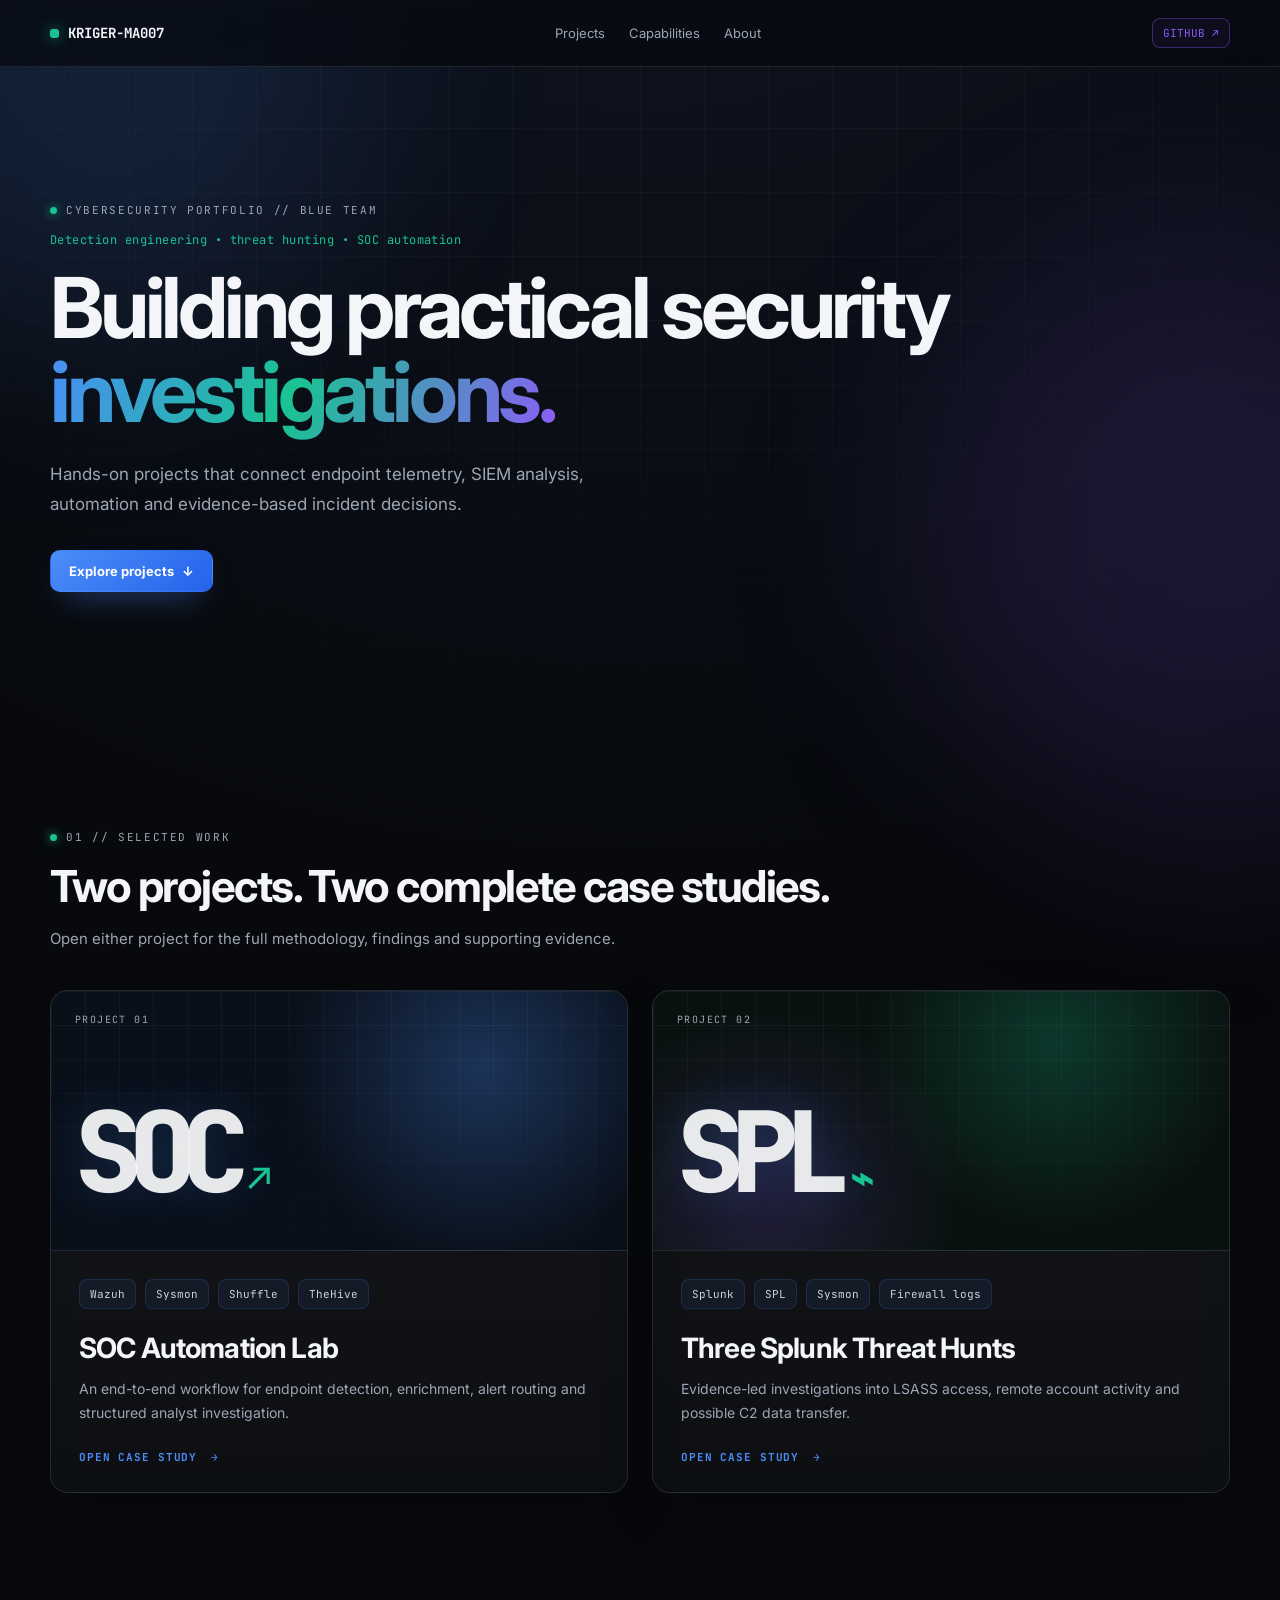
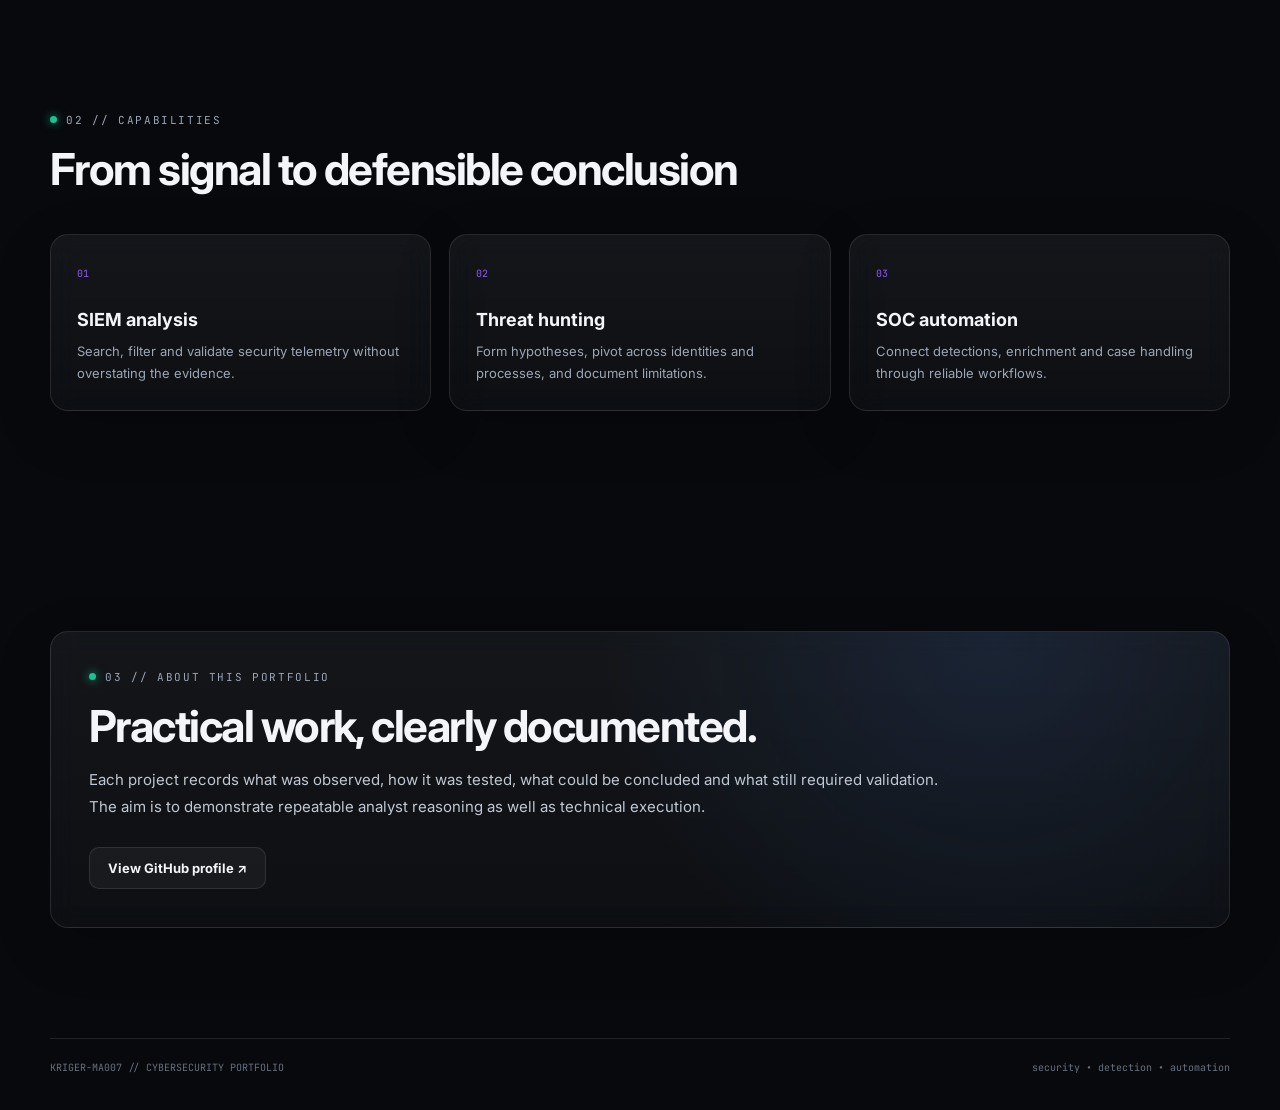
<file: index.html>
<!doctype html>
<html lang="en">
<head>
  <meta charset="utf-8" />
  <meta name="viewport" content="width=device-width, initial-scale=1" />
  <meta name="description" content="Cybersecurity portfolio featuring SOC automation and Splunk threat-hunting case studies." />
  <title>Cybersecurity Projects — KRIGER-MA007</title>
  <link rel="preconnect" href="https://fonts.googleapis.com">
  <link rel="preconnect" href="https://fonts.gstatic.com" crossorigin>
  <link href="https://fonts.googleapis.com/css2?family=Inter:wght@400;500;600;700;800&family=JetBrains+Mono:wght@400;500;600;700&display=swap" rel="stylesheet">
  <link rel="stylesheet" href="style.css" />
</head>
<body class="portfolio-home">
  <div class="bg-grid"></div><div class="orb orb-a"></div><div class="orb orb-b"></div>
  <div class="cursor-glow" id="cursorGlow"></div><div class="scroll-progress" id="scrollProgress"></div>

  <nav class="nav">
    <div class="container nav-inner">
      <a class="brand" href="index.html"><span class="brand-dot"></span><span>KRIGER-MA007</span></a>
      <div class="nav-links"><a href="#projects">Projects</a><a href="#capabilities">Capabilities</a><a href="#about">About</a></div>
      <a class="nav-chip mono" href="https://github.com/KRIGER-MA007" target="_blank" rel="noopener">GITHUB ↗</a>
    </div>
  </nav>

  <main id="top">
    <header class="portfolio-hero container">
      <div class="eyebrow">CYBERSECURITY PORTFOLIO // BLUE TEAM</div>
      <p class="portfolio-kicker mono">Detection engineering • threat hunting • SOC automation</p>
      <h1>Building practical security <span>investigations.</span></h1>
      <p class="hero-desc">Hands-on projects that connect endpoint telemetry, SIEM analysis, automation and evidence-based incident decisions.</p>
      <a class="btn btn-primary" href="#projects">Explore projects <span>↓</span></a>
    </header>

    <section id="projects" class="section container">
      <div class="section-head reveal">
        <div class="eyebrow">01 // SELECTED WORK</div>
        <h2>Two projects. Two complete case studies.</h2>
        <p>Open either project for the full methodology, findings and supporting evidence.</p>
      </div>
      <div class="project-grid">
        <article class="project-card glass reveal">
          <div class="project-visual project-visual-automation">
            <span class="project-number mono">PROJECT 01</span>
            <div class="project-glyph">SOC<span>↗</span></div>
          </div>
          <div class="project-content">
            <div class="chips"><span>Wazuh</span><span>Sysmon</span><span>Shuffle</span><span>TheHive</span></div>
            <h2>SOC Automation Lab</h2>
            <p>An end-to-end workflow for endpoint detection, enrichment, alert routing and structured analyst investigation.</p>
            <a class="project-link mono" href="soc-automation.html">OPEN CASE STUDY <span>→</span></a>
          </div>
        </article>

        <article class="project-card glass reveal">
          <div class="project-visual project-visual-hunting">
            <span class="project-number mono">PROJECT 02</span>
            <div class="project-glyph">SPL<span>⌁</span></div>
          </div>
          <div class="project-content">
            <div class="chips"><span>Splunk</span><span>SPL</span><span>Sysmon</span><span>Firewall logs</span></div>
            <h2>Three Splunk Threat Hunts</h2>
            <p>Evidence-led investigations into LSASS access, remote account activity and possible C2 data transfer.</p>
            <a class="project-link mono" href="threat-hunting.html">OPEN CASE STUDY <span>→</span></a>
          </div>
        </article>
      </div>
    </section>

    <section id="capabilities" class="section container">
      <div class="section-head reveal"><div class="eyebrow">02 // CAPABILITIES</div><h2>From signal to defensible conclusion</h2></div>
      <div class="capability-grid reveal">
        <div class="glass capability"><span class="mono">01</span><h3>SIEM analysis</h3><p>Search, filter and validate security telemetry without overstating the evidence.</p></div>
        <div class="glass capability"><span class="mono">02</span><h3>Threat hunting</h3><p>Form hypotheses, pivot across identities and processes, and document limitations.</p></div>
        <div class="glass capability"><span class="mono">03</span><h3>SOC automation</h3><p>Connect detections, enrichment and case handling through reliable workflows.</p></div>
      </div>
    </section>

    <section id="about" class="section container conclusion">
      <div class="glass conclusion-card reveal">
        <div class="eyebrow">03 // ABOUT THIS PORTFOLIO</div>
        <h2>Practical work, clearly documented.</h2>
        <p>Each project records what was observed, how it was tested, what could be concluded and what still required validation. The aim is to demonstrate repeatable analyst reasoning as well as technical execution.</p>
        <a class="btn btn-ghost" href="https://github.com/KRIGER-MA007" target="_blank" rel="noopener">View GitHub profile ↗</a>
      </div>
    </section>
  </main>

  <footer class="footer container mono"><span>KRIGER-MA007 // CYBERSECURITY PORTFOLIO</span><span>security • detection • automation</span></footer>
  <script src="script.js"></script>
</body>
</html>
</file>
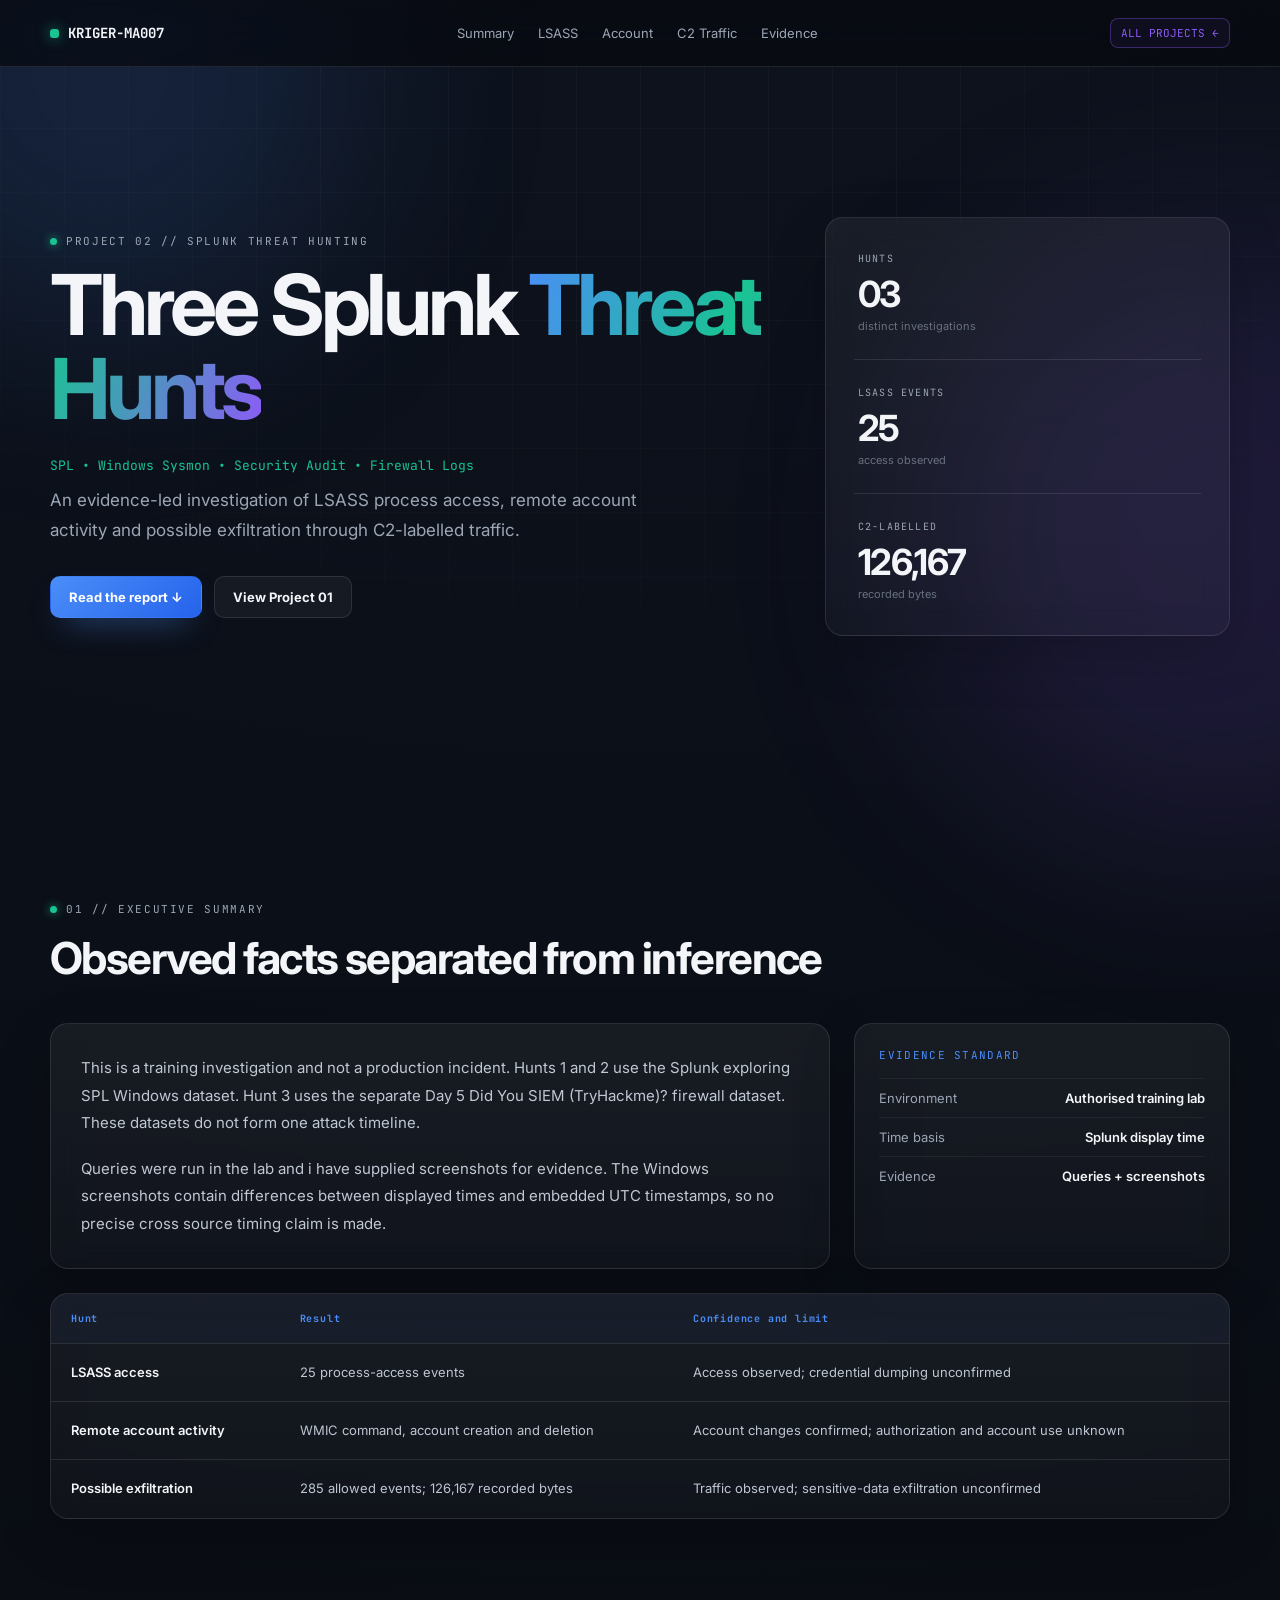
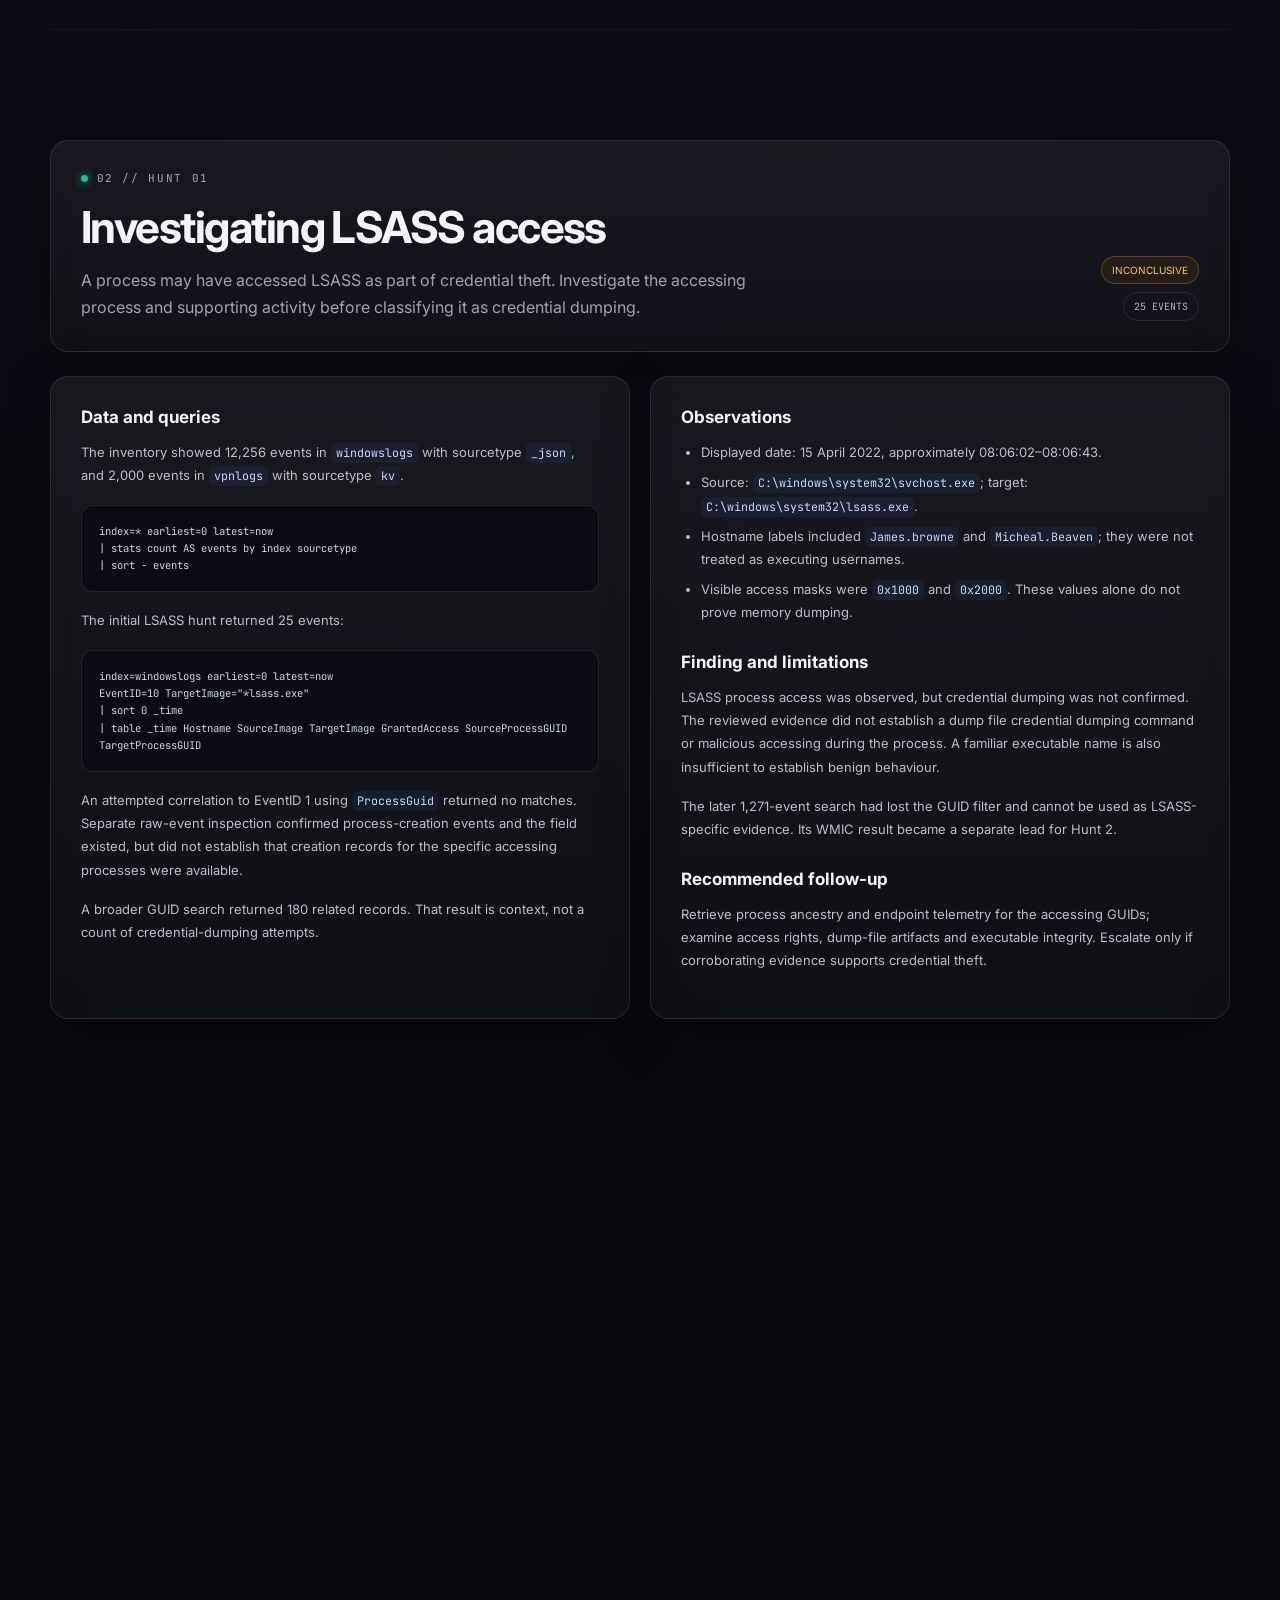
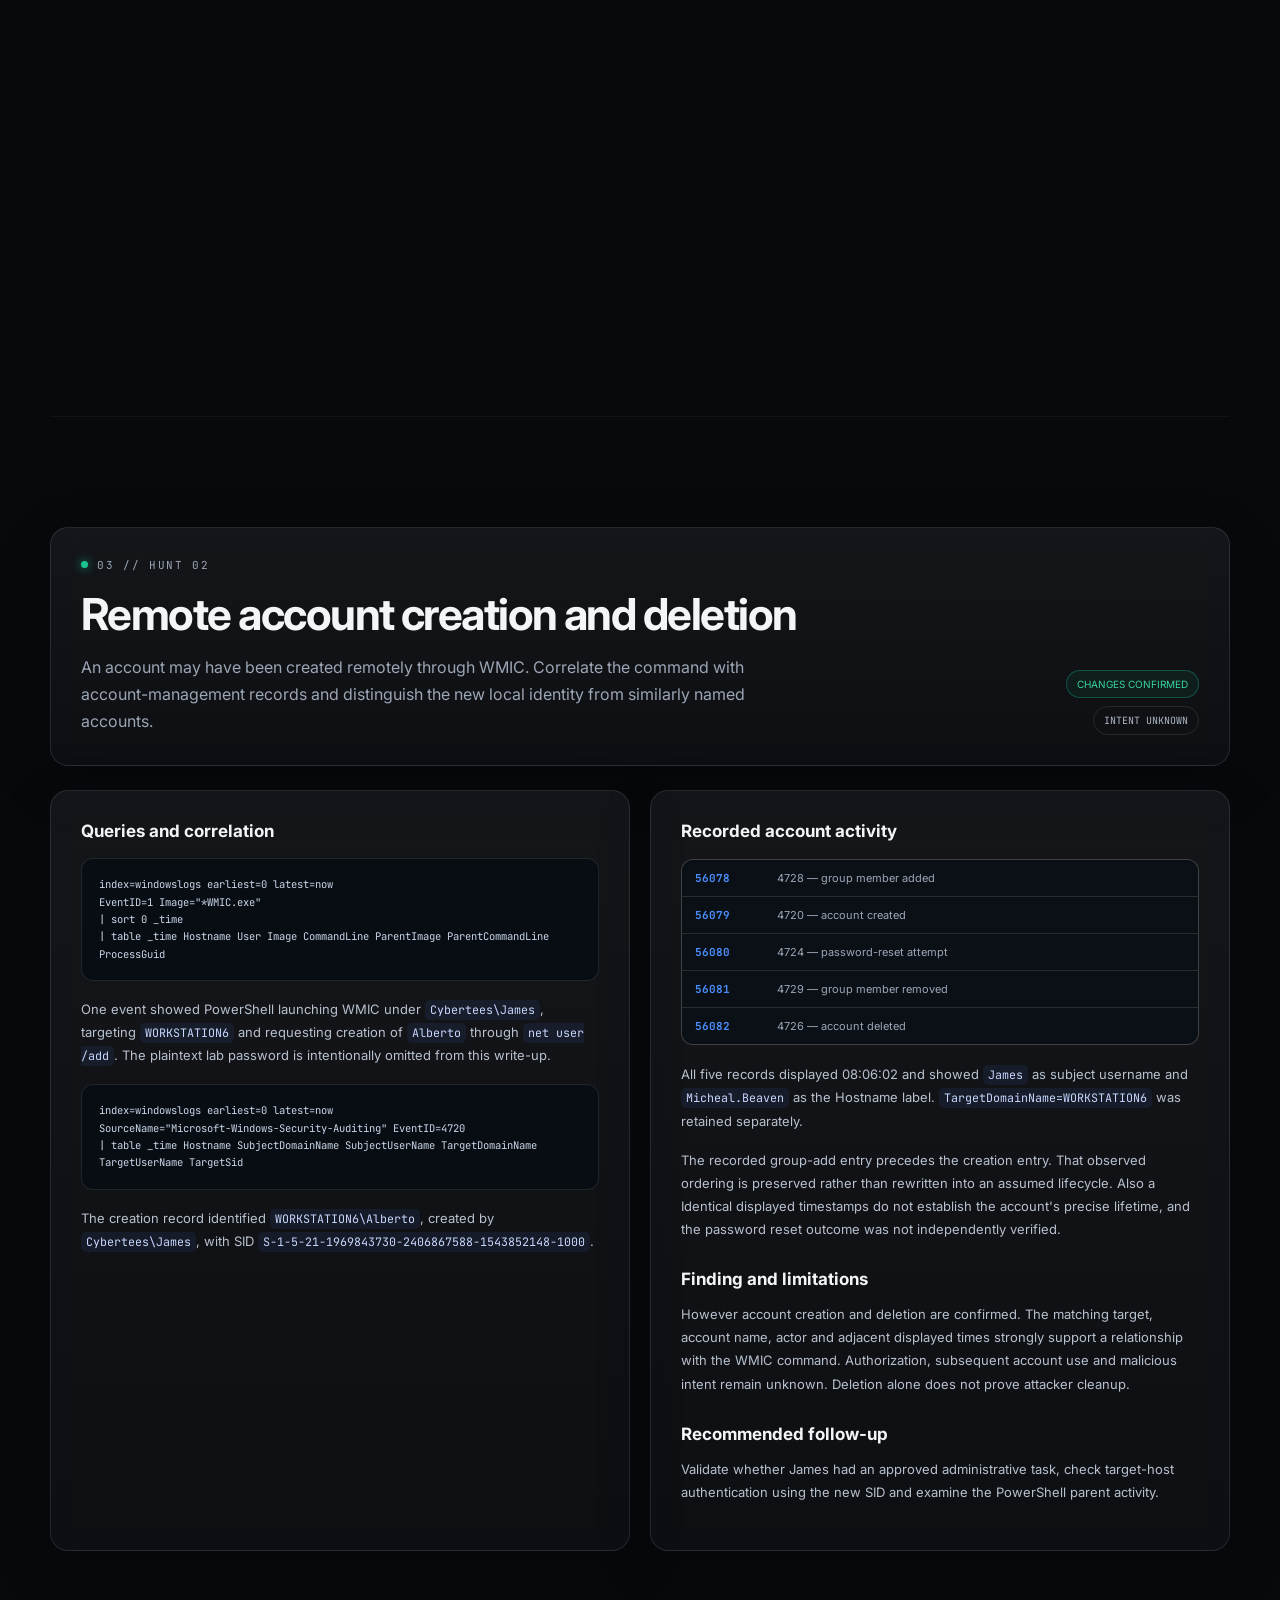
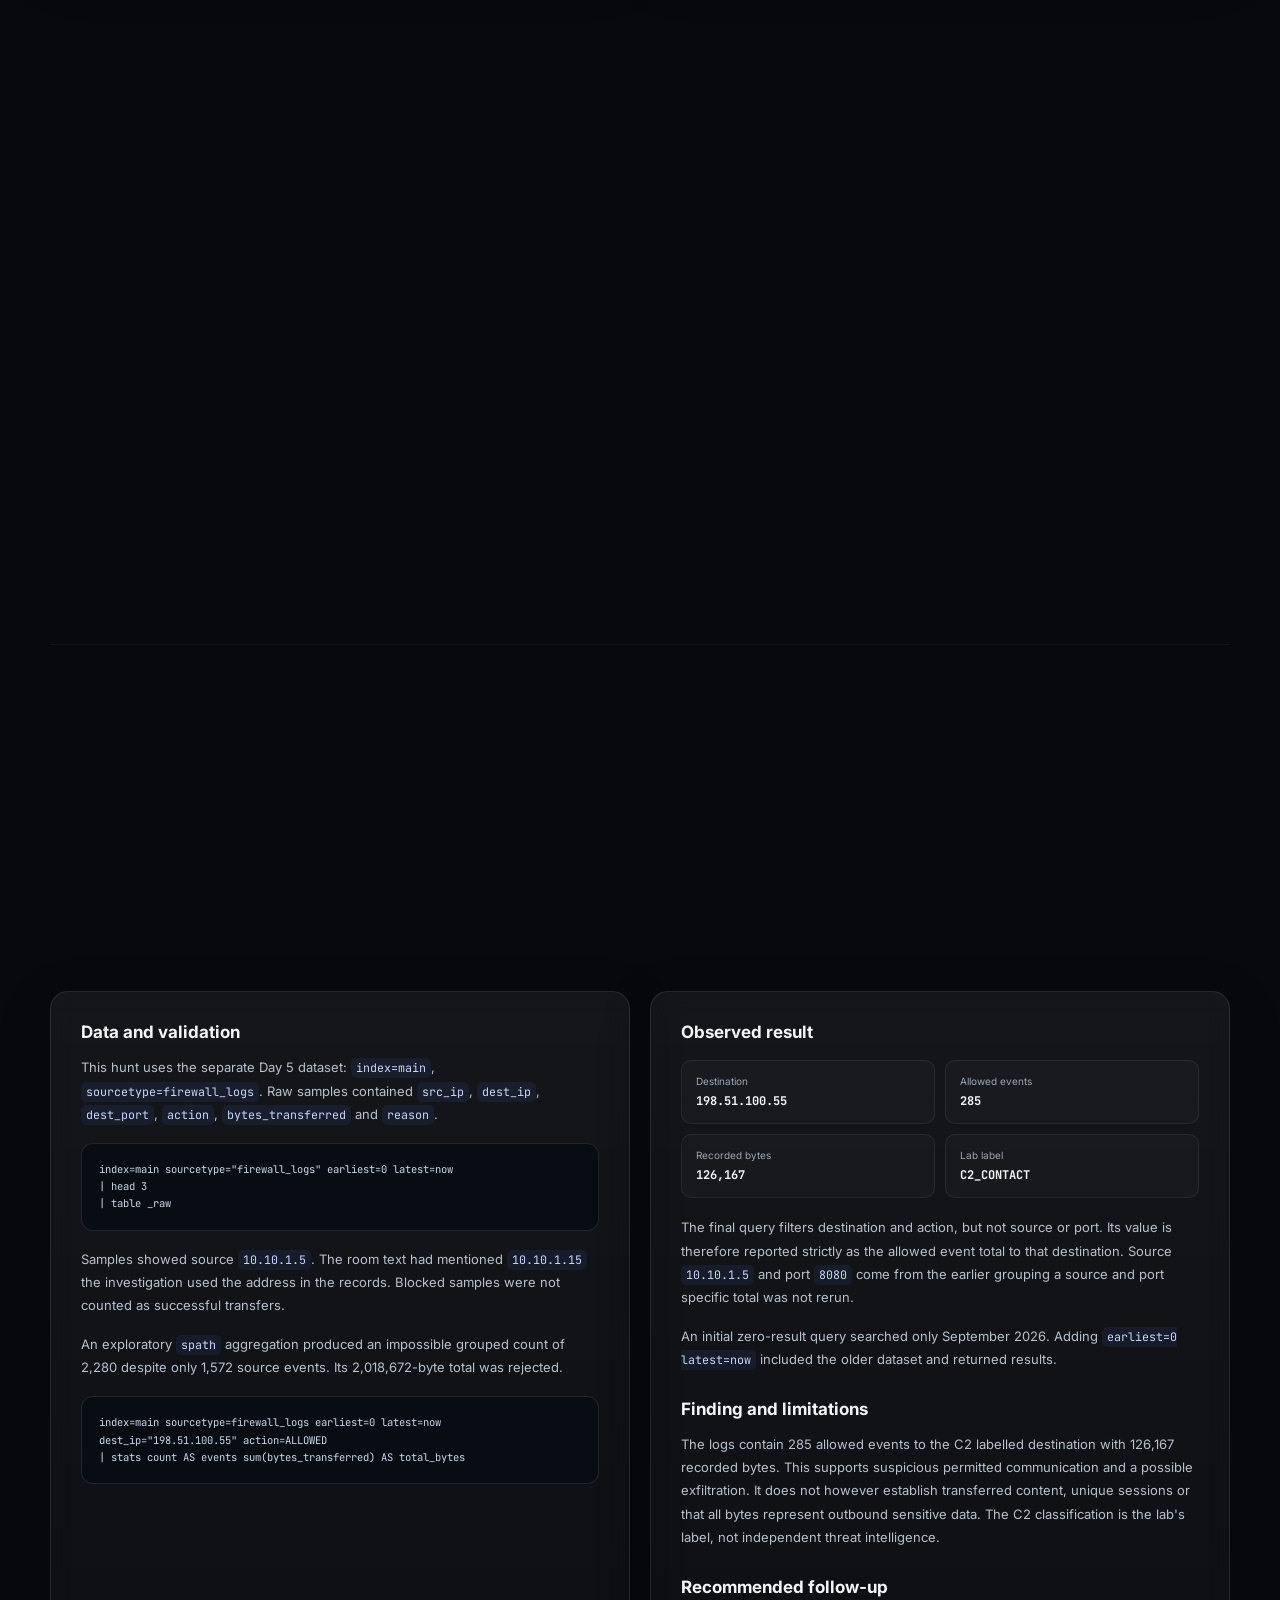
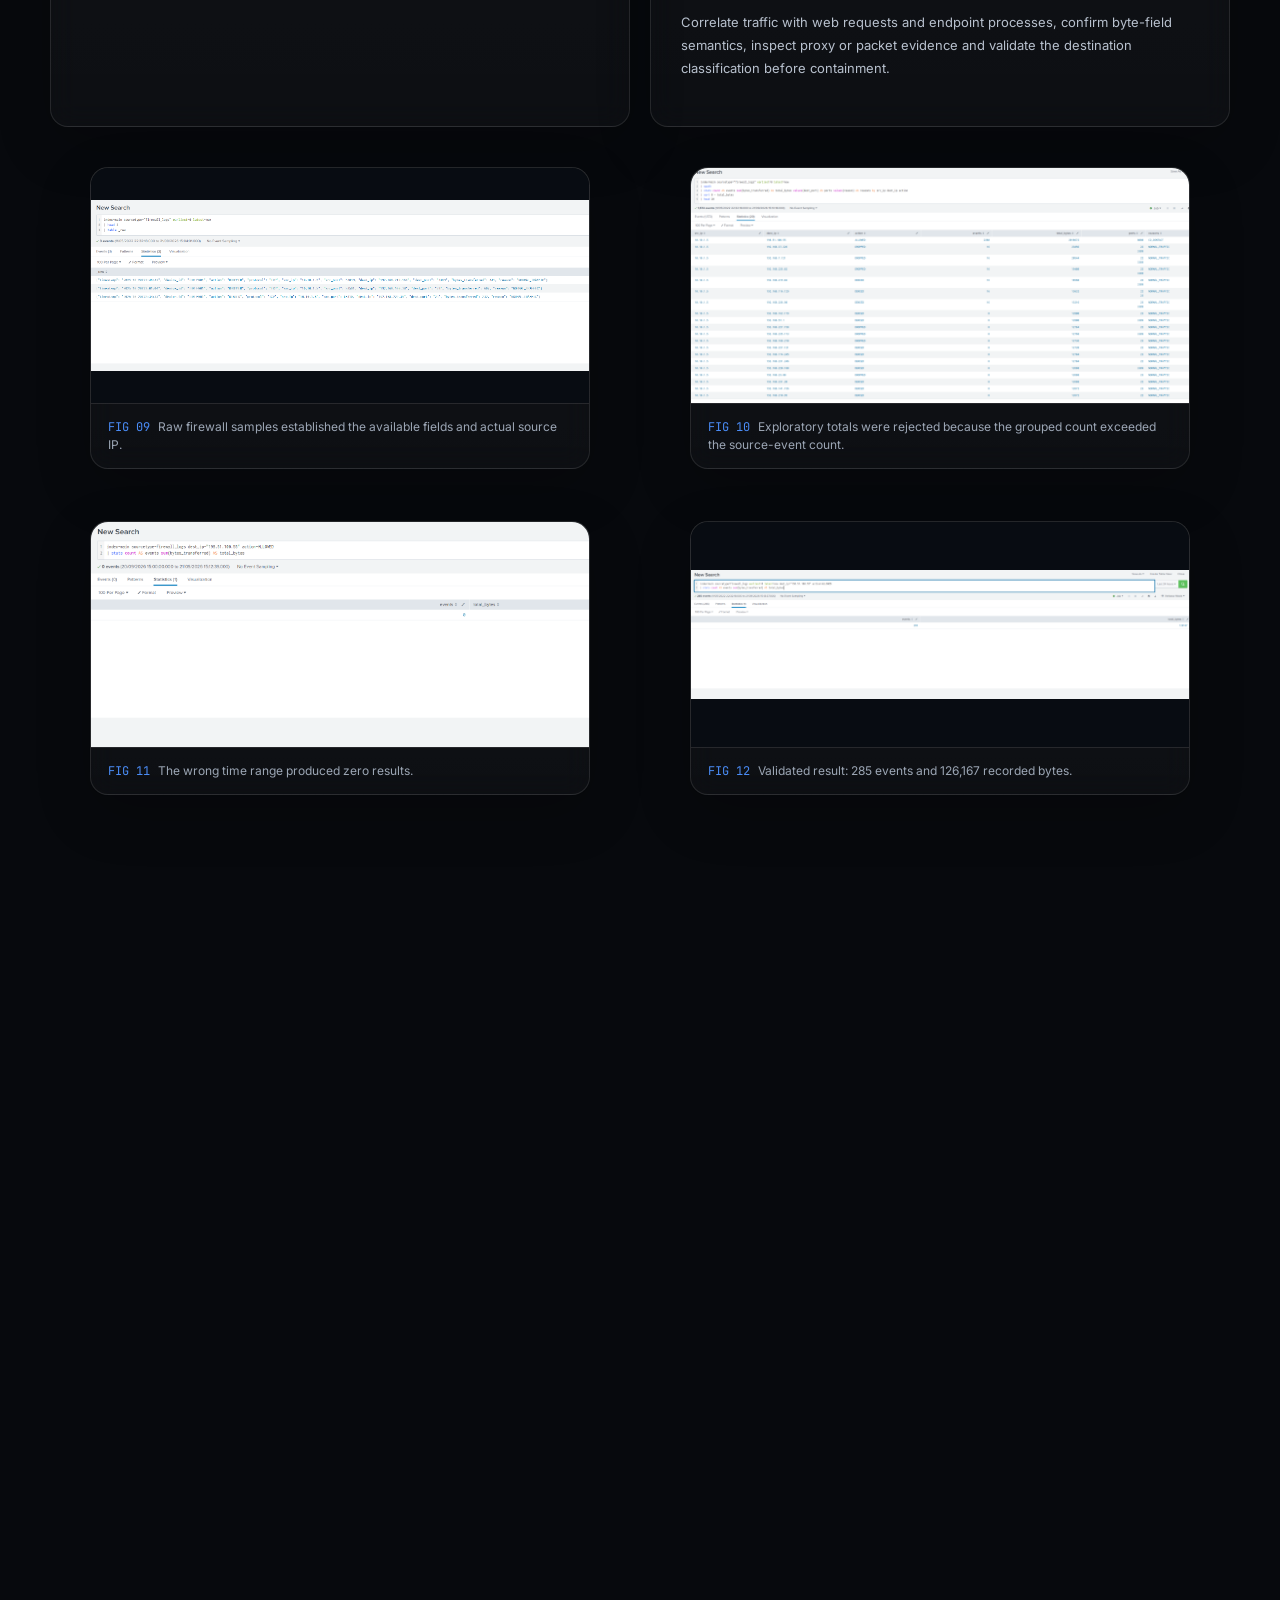
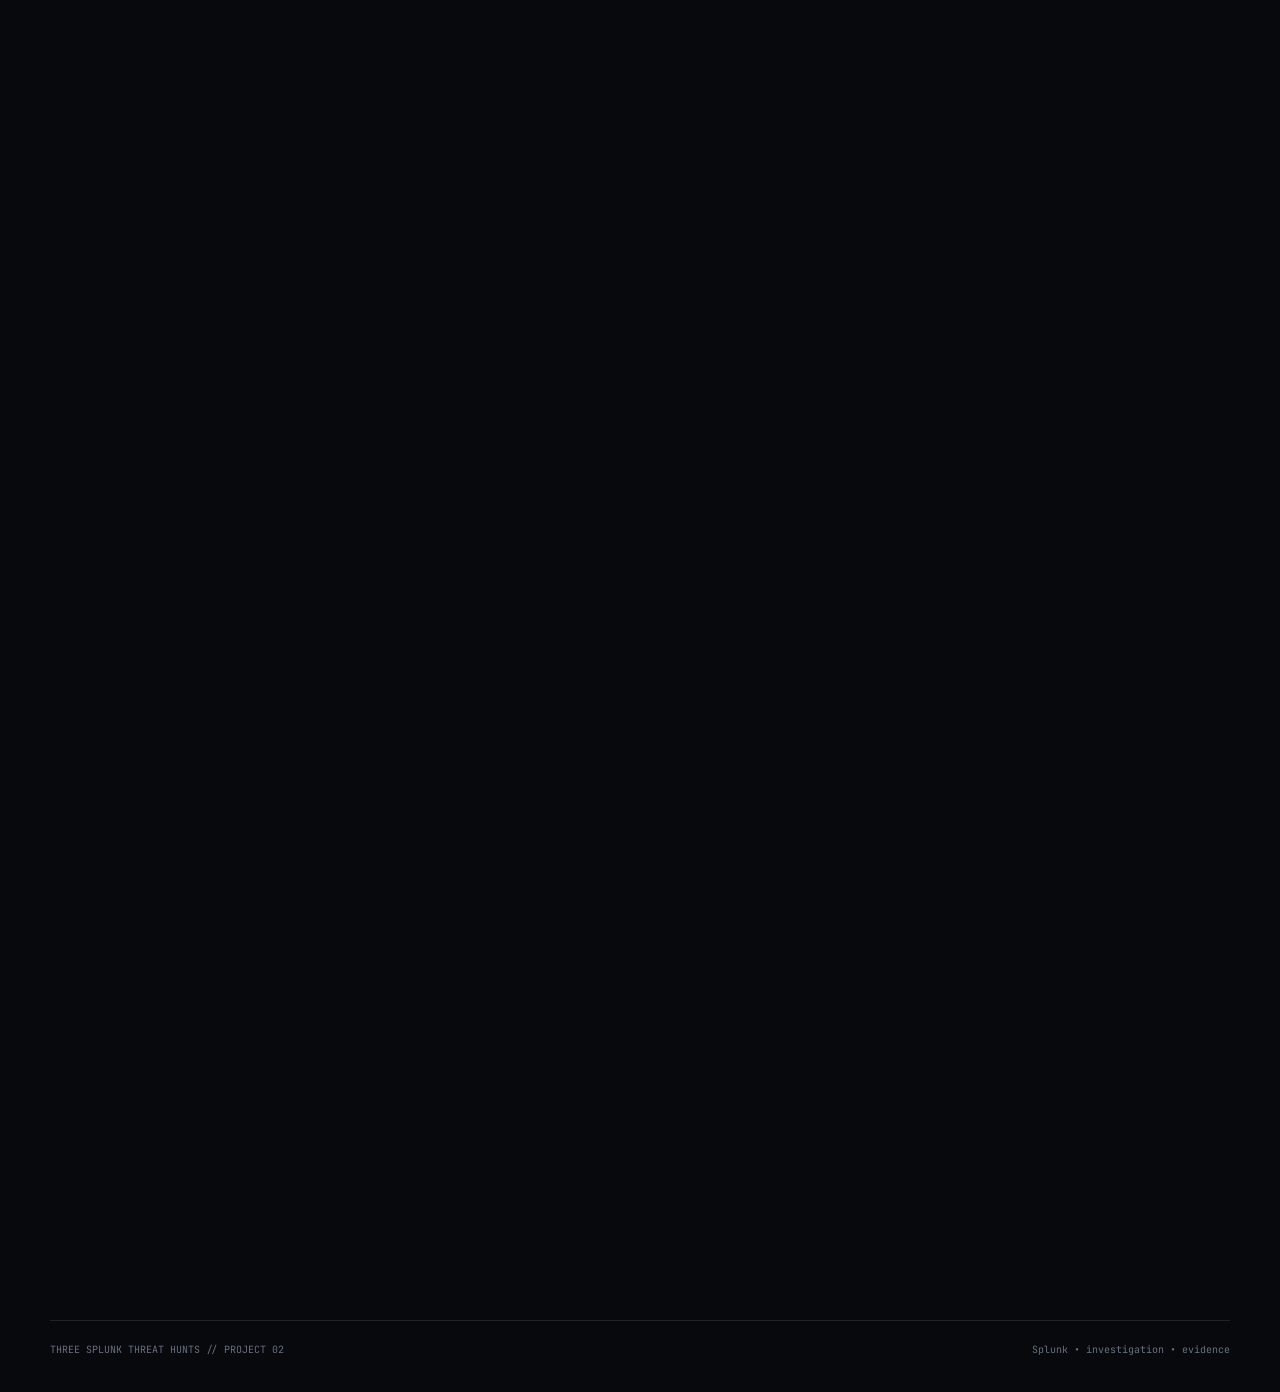
<file: threat-hunting.html>
<!doctype html>
<html lang="en">
<head>
  <meta charset="utf-8" />
  <meta name="viewport" content="width=device-width, initial-scale=1" />
  <meta name="description" content="Three evidence-led Splunk threat hunts covering LSASS access, remote account activity and C2-labelled traffic." />
  <title>Three Splunk Threat Hunts — Portfolio Case Study</title>
  <link rel="preconnect" href="https://fonts.googleapis.com">
  <link rel="preconnect" href="https://fonts.gstatic.com" crossorigin>
  <link href="https://fonts.googleapis.com/css2?family=Inter:wght@400;500;600;700;800&family=JetBrains+Mono:wght@400;500;600;700&display=swap" rel="stylesheet">
  <link rel="stylesheet" href="style.css" />
</head>
<body class="report-page">
  <div class="bg-grid"></div><div class="orb orb-a"></div><div class="orb orb-b"></div>
  <div class="cursor-glow" id="cursorGlow"></div><div class="scroll-progress" id="scrollProgress"></div>
  <nav class="nav">
    <div class="container nav-inner">
      <a class="brand" href="index.html"><span class="brand-dot"></span><span>KRIGER-MA007</span></a>
      <div class="nav-links"><a href="#summary">Summary</a><a href="#hunt-1">LSASS</a><a href="#hunt-2">Account</a><a href="#hunt-3">C2 Traffic</a><a href="#evidence">Evidence</a></div>
      <a class="nav-chip mono" href="index.html#projects">ALL PROJECTS ←</a>
    </div>
  </nav>

  <main id="top">
    <header class="case-study-hero container">
      <div class="hero-copy reveal">
        <div class="eyebrow">PROJECT 02 // SPLUNK THREAT HUNTING</div>
        <h1>Three Splunk <span>Threat Hunts</span></h1>
        <p class="hero-role mono">SPL • Windows Sysmon • Security Audit • Firewall Logs</p>
        <p class="hero-desc">An evidence-led investigation of LSASS process access, remote account activity and possible exfiltration through C2-labelled traffic.</p>
        <div class="hero-actions"><a class="btn btn-primary" href="#summary">Read the report ↓</a><a class="btn btn-ghost" href="soc-automation.html">View Project 01</a></div>
      </div>
      <aside class="glass report-metrics reveal-scale" aria-label="Project results">
        <div><span class="mono">HUNTS</span><strong>03</strong><small>distinct investigations</small></div>
        <div><span class="mono">LSASS EVENTS</span><strong>25</strong><small>access observed</small></div>
        <div><span class="mono">C2-LABELLED</span><strong>126,167</strong><small>recorded bytes</small></div>
      </aside>
    </header>

    <section id="summary" class="section container">
      <div class="section-head reveal"><div class="eyebrow">01 // EXECUTIVE SUMMARY</div><h2>Observed facts separated from inference</h2></div>
      <div class="overview-grid">
        <article class="glass prose-card reveal">
          <p>This is a training investigation and not a production incident. Hunts 1 and 2 use the Splunk exploring SPL Windows dataset. Hunt 3 uses the separate Day 5 Did You SIEM (TryHackme)? firewall dataset. These datasets do not form one attack timeline.</p>
          <p>Queries were run in the lab and i have supplied screenshots for evidence. The Windows screenshots contain differences between displayed times and embedded UTC timestamps, so no precise cross source timing claim is made.</p>
        </article>
        <aside class="stack-panel reveal">
          <div class="glass side-card"><div class="mini-label mono">EVIDENCE STANDARD</div><div class="signal-row"><span>Environment</span><b>Authorised training lab</b></div><div class="signal-row"><span>Time basis</span><b>Splunk display time</b></div><div class="signal-row"><span>Evidence</span><b>Queries + screenshots</b></div></div>
        </aside>
      </div>
      <div class="report-table-wrap glass reveal">
        <table class="report-table"><thead><tr><th>Hunt</th><th>Result</th><th>Confidence and limit</th></tr></thead><tbody>
          <tr><td>LSASS access</td><td>25 process-access events</td><td>Access observed; credential dumping unconfirmed</td></tr>
          <tr><td>Remote account activity</td><td>WMIC command, account creation and deletion</td><td>Account changes confirmed; authorization and account use unknown</td></tr>
          <tr><td>Possible exfiltration</td><td>285 allowed events; 126,167 recorded bytes</td><td>Traffic observed; sensitive-data exfiltration unconfirmed</td></tr>
        </tbody></table>
      </div>
    </section>

    <section id="hunt-1" class="section container report-hunt">
      <div class="case-hero glass reveal"><div><div class="eyebrow">02 // HUNT 01</div><h2>Investigating LSASS access</h2><p>A process may have accessed LSASS as part of credential theft. Investigate the accessing process and supporting activity before classifying it as credential dumping.</p></div><div class="status-stack"><span class="status medium">INCONCLUSIVE</span><span class="status neutral mono">25 EVENTS</span></div></div>
      <div class="report-columns">
        <article class="glass report-copy reveal">
          <h3>Data and queries</h3>
          <p>The inventory showed 12,256 events in <code>windowslogs</code> with sourcetype <code>_json</code>, and 2,000 events in <code>vpnlogs</code> with sourcetype <code>kv</code>.</p>
          <pre><code>index=* earliest=0 latest=now
| stats count AS events by index sourcetype
| sort - events</code></pre>
          <p>The initial LSASS hunt returned 25 events:</p>
          <pre><code>index=windowslogs earliest=0 latest=now
EventID=10 TargetImage="*lsass.exe"
| sort 0 _time
| table _time Hostname SourceImage TargetImage GrantedAccess SourceProcessGUID TargetProcessGUID</code></pre>
          <p>An attempted correlation to EventID 1 using <code>ProcessGuid</code> returned no matches. Separate raw-event inspection confirmed process-creation events and the field existed, but did not establish that creation records for the specific accessing processes were available.</p>
          <p>A broader GUID search returned 180 related records. That result is context, not a count of credential-dumping attempts.</p>
        </article>
        <article class="glass report-copy reveal">
          <h3>Observations</h3>
          <ul>
            <li>Displayed date: 15 April 2022, approximately 08:06:02–08:06:43.</li>
            <li>Source: <code>C:\windows\system32\svchost.exe</code>; target: <code>C:\windows\system32\lsass.exe</code>.</li>
            <li>Hostname labels included <code>James.browne</code> and <code>Micheal.Beaven</code>; they were not treated as executing usernames.</li>
            <li>Visible access masks were <code>0x1000</code> and <code>0x2000</code>. These values alone do not prove memory dumping.</li>
          </ul>
          <h3>Finding and limitations</h3>
          <p>LSASS process access was observed, but credential dumping was not confirmed. The reviewed evidence did not establish a dump file credential dumping command or malicious accessing during the process. A familiar executable name is also insufficient to establish benign behaviour.</p>
          <p>The later 1,271-event search had lost the GUID filter and cannot be used as LSASS-specific evidence. Its WMIC result became a separate lead for Hunt 2.</p>
          <h3>Recommended follow-up</h3>
          <p>Retrieve process ancestry and endpoint telemetry for the accessing GUIDs; examine access rights, dump-file artifacts and executable integrity. Escalate only if corroborating evidence supports credential theft.</p>
        </article>
      </div>
      <div class="evidence-grid evidence-grid-large">
        <figure class="media-card glass reveal"><img src="threat-hunting-evidence/04-lsass-access-events.png" alt="Splunk table showing 25 LSASS access events" loading="lazy" data-lightbox><figcaption><span class="mono">FIG 01</span>25 Event ID 10 records targeting lsass.exe.</figcaption></figure>
        <figure class="media-card glass reveal"><img src="threat-hunting-evidence/05-lsass-correlation-no-results.png" alt="Splunk LSASS correlation search returning no events" loading="lazy" data-lightbox><figcaption><span class="mono">FIG 02</span>The first GUID correlation returned zero results.</figcaption></figure>
        <figure class="media-card glass reveal"><img src="threat-hunting-evidence/06-process-creation-events.png" alt="Raw Windows process creation events in Splunk" loading="lazy" data-lightbox><figcaption><span class="mono">FIG 03</span>Process-creation records confirmed the relevant event type and field existed.</figcaption></figure>
        <figure class="media-card glass reveal"><img src="threat-hunting-evidence/07-guid-related-events.png" alt="Splunk search showing 180 GUID-related events" loading="lazy" data-lightbox><figcaption><span class="mono">FIG 04</span>The broader GUID pivot returned 180 related records.</figcaption></figure>
      </div>
    </section>

    <section id="hunt-2" class="section container report-hunt">
      <div class="case-hero glass reveal"><div><div class="eyebrow">03 // HUNT 02</div><h2>Remote account creation and deletion</h2><p>An account may have been created remotely through WMIC. Correlate the command with account-management records and distinguish the new local identity from similarly named accounts.</p></div><div class="status-stack"><span class="status positive">CHANGES CONFIRMED</span><span class="status neutral mono">INTENT UNKNOWN</span></div></div>
      <div class="report-columns">
        <article class="glass report-copy reveal">
          <h3>Queries and correlation</h3>
          <pre><code>index=windowslogs earliest=0 latest=now
EventID=1 Image="*WMIC.exe"
| sort 0 _time
| table _time Hostname User Image CommandLine ParentImage ParentCommandLine ProcessGuid</code></pre>
          <p>One event showed PowerShell launching WMIC under <code>Cybertees\James</code>, targeting <code>WORKSTATION6</code> and requesting creation of <code>Alberto</code> through <code>net user /add</code>. The plaintext lab password is intentionally omitted from this write-up.</p>
          <pre><code>index=windowslogs earliest=0 latest=now
SourceName="Microsoft-Windows-Security-Auditing" EventID=4720
| table _time Hostname SubjectDomainName SubjectUserName TargetDomainName TargetUserName TargetSid</code></pre>
          <p>The creation record identified <code>WORKSTATION6\Alberto</code>, created by <code>Cybertees\James</code>, with SID <code>S-1-5-21-1969843730-2406867588-1543852148-1000</code>.</p>
        </article>
        <article class="glass report-copy reveal">
          <h3>Recorded account activity</h3>
          <div class="mini-timeline">
            <div><b>56078</b><span>4728 — group member added</span></div><div><b>56079</b><span>4720 — account created</span></div><div><b>56080</b><span>4724 — password-reset attempt</span></div><div><b>56081</b><span>4729 — group member removed</span></div><div><b>56082</b><span>4726 — account deleted</span></div>
          </div>
          <p>All five records displayed 08:06:02 and showed <code>James</code> as subject username and <code>Micheal.Beaven</code> as the Hostname label. <code>TargetDomainName=WORKSTATION6</code> was retained separately.</p>
          <p>The recorded group-add entry precedes the creation entry. That observed ordering is preserved rather than rewritten into an assumed lifecycle. Also a Identical displayed timestamps do not establish the account's precise lifetime, and the password reset outcome was not independently verified.</p>
          <h3>Finding and limitations</h3>
          <p>However account creation and deletion are confirmed. The matching target, account name, actor and adjacent displayed times strongly support a relationship with the WMIC command. Authorization, subsequent account use and malicious intent remain unknown. Deletion alone does not prove attacker cleanup.</p>
          <h3>Recommended follow-up</h3>
          <p>Validate whether James had an approved administrative task, check target-host authentication using the new SID and examine the PowerShell parent activity.</p>
        </article>
      </div>
      <div class="evidence-grid evidence-grid-large">
        <figure class="media-card glass reveal"><img src="threat-hunting-evidence/09-wmic-account-command.png" alt="Splunk result showing a WMIC remote account creation command" loading="lazy" data-lightbox><figcaption><span class="mono">FIG 05</span>WMIC command, acting user and PowerShell parent.</figcaption></figure>
        <figure class="media-card glass reveal"><img src="threat-hunting-evidence/11-account-creation-raw.png" alt="Raw Windows 4720 account creation event" loading="lazy" data-lightbox><figcaption><span class="mono">FIG 06</span>Raw Security Event 4720 account-creation record.</figcaption></figure>
        <figure class="media-card glass reveal"><img src="threat-hunting-evidence/12-account-creation-fields.png" alt="Splunk fields for the Alberto account creation event" loading="lazy" data-lightbox><figcaption><span class="mono">FIG 07</span>Actor, target domain, account and SID in a focused table.</figcaption></figure>
        <figure class="media-card glass reveal"><img src="threat-hunting-evidence/14-account-record-order.png" alt="Five SID-related account records sorted by record number" loading="lazy" data-lightbox><figcaption><span class="mono">FIG 08</span>Five SID-related records preserved in record-number order.</figcaption></figure>
      </div>
    </section>

    <section id="hunt-3" class="section container report-hunt">
      <div class="case-hero glass reveal"><div><div class="eyebrow">04 // HUNT 03</div><h2>Possible exfiltration through C2 traffic</h2><p>Identify permitted traffic to the lab's C2-labelled destination, calculate recorded volume and distinguish suspicious communication from proven sensitive-data exfiltration.</p></div><div class="status-stack"><span class="status medium">SUSPICIOUS TRAFFIC</span><span class="status neutral mono">126,167 BYTES</span></div></div>
      <div class="report-columns">
        <article class="glass report-copy reveal">
          <h3>Data and validation</h3>
          <p>This hunt uses the separate Day 5 dataset: <code>index=main</code>, <code>sourcetype=firewall_logs</code>. Raw samples contained <code>src_ip</code>, <code>dest_ip</code>, <code>dest_port</code>, <code>action</code>, <code>bytes_transferred</code> and <code>reason</code>.</p>
          <pre><code>index=main sourcetype="firewall_logs" earliest=0 latest=now
| head 3
| table _raw</code></pre>
          <p>Samples showed source <code>10.10.1.5</code>. The room text had mentioned <code>10.10.1.15</code> the investigation used the address in the records. Blocked samples were not counted as successful transfers.</p>
          <p>An exploratory <code>spath</code> aggregation produced an impossible grouped count of 2,280 despite only 1,572 source events. Its 2,018,672-byte total was rejected.</p>
          <pre><code>index=main sourcetype=firewall_logs earliest=0 latest=now
dest_ip="198.51.100.55" action=ALLOWED
| stats count AS events sum(bytes_transferred) AS total_bytes</code></pre>
        </article>
        <article class="glass report-copy reveal">
          <h3>Observed result</h3>
          <div class="finding-cards"><div><span>Destination</span><strong>198.51.100.55</strong></div><div><span>Allowed events</span><strong>285</strong></div><div><span>Recorded bytes</span><strong>126,167</strong></div><div><span>Lab label</span><strong>C2_CONTACT</strong></div></div>
          <p>The final query filters destination and action, but not source or port. Its value is therefore reported strictly as the allowed event total to that destination. Source <code>10.10.1.5</code> and port <code>8080</code> come from the earlier grouping a source and port specific total was not rerun.</p>
          <p>An initial zero-result query searched only September 2026. Adding <code>earliest=0 latest=now</code> included the older dataset and returned results.</p>
          <h3>Finding and limitations</h3>
          <p>The logs contain 285 allowed events to the C2 labelled destination with 126,167 recorded bytes. This supports suspicious permitted communication and a possible exfiltration. It does not however establish transferred content, unique sessions or that all bytes represent outbound sensitive data. The C2 classification is the lab's label, not independent threat intelligence.</p>
          <h3>Recommended follow-up</h3>
          <p>Correlate traffic with web requests and endpoint processes, confirm byte-field semantics, inspect proxy or packet evidence and validate the destination classification before containment.</p>
        </article>
      </div>
      <div class="evidence-grid evidence-grid-large">
        <figure class="media-card glass reveal"><img src="threat-hunting-evidence/16-firewall-raw-events.png" alt="Raw firewall events showing source, destination, action and bytes" loading="lazy" data-lightbox><figcaption><span class="mono">FIG 09</span>Raw firewall samples established the available fields and actual source IP.</figcaption></figure>
        <figure class="media-card glass reveal"><img src="threat-hunting-evidence/17-c2-exploratory-aggregation.png" alt="Exploratory aggregation showing inflated C2 event and byte totals" loading="lazy" data-lightbox><figcaption><span class="mono">FIG 10</span>Exploratory totals were rejected because the grouped count exceeded the source-event count.</figcaption></figure>
        <figure class="media-card glass reveal"><img src="threat-hunting-evidence/18-c2-wrong-time-range.png" alt="C2 query returning zero results under the wrong time range" loading="lazy" data-lightbox><figcaption><span class="mono">FIG 11</span>The wrong time range produced zero results.</figcaption></figure>
        <figure class="media-card glass reveal"><img src="threat-hunting-evidence/19-c2-final-result.png" alt="Final Splunk result showing 285 events and 126167 total bytes" loading="lazy" data-lightbox><figcaption><span class="mono">FIG 12</span>Validated result: 285 events and 126,167 recorded bytes.</figcaption></figure>
      </div>
    </section>

    <section id="evidence" class="section container">
      <div class="section-head reveal"><div class="eyebrow">05 // SUPPORTING EVIDENCE</div><h2>Setup and investigative pivots</h2><p>Additional screenshots record dataset discovery, raw-event inspection and searches that were useful but not treated as conclusive evidence.</p></div>
      <div class="evidence-grid supporting-gallery">
        <figure class="media-card glass reveal"><img src="threat-hunting-evidence/02-dataset-inventory.png" alt="Splunk dataset inventory" loading="lazy" data-lightbox><figcaption>Dataset inventory: windowslogs and vpnlogs.</figcaption></figure>
        <figure class="media-card glass reveal"><img src="threat-hunting-evidence/03-windows-raw-events.png" alt="Raw Windows JSON events in Splunk" loading="lazy" data-lightbox><figcaption>Raw Windows event inspection.</figcaption></figure>
        <figure class="media-card glass reveal"><img src="threat-hunting-evidence/08-unscoped-event-search.png" alt="Unscoped Windows event search" loading="lazy" data-lightbox><figcaption>Unscoped search retained as a separate lead, not LSASS evidence.</figcaption></figure>
        <figure class="media-card glass reveal"><img src="threat-hunting-evidence/10-alberto-broad-search.png" alt="Broad Splunk search for Alberto" loading="lazy" data-lightbox><figcaption>Broad name search included a separate domain identity.</figcaption></figure>
        <figure class="media-card glass reveal"><img src="threat-hunting-evidence/13-account-sid-timeline.png" alt="Full account SID event timeline" loading="lazy" data-lightbox><figcaption>Full SID pivot showing account-management messages.</figcaption></figure>
      </div>
    </section>

    <section class="section container conclusion">
      <div class="glass conclusion-card reveal">
        <div class="eyebrow">06 // ANALYST REFLECTION</div><h2>Three valid, distinct outcomes</h2>
        <p>Hunt 1 remains inconclusive for credential dumping; Hunt 2 confirms account changes without establishing malicious intent; Hunt 3 establishes C2-labelled communication without proving sensitive-data exfiltration.</p>
        <p>Key lessons: verify the dataset and time range; inspect actual field names; correlate identities using SIDs and processes using GUIDs; validate aggregates against source-event counts; and separate observed actions from inferred intent or impact.</p>
        <div class="hero-actions"><a class="btn btn-primary" href="index.html#projects">Back to projects</a><a class="btn btn-ghost" href="#top">Back to top ↑</a></div>
      </div>
    </section>
  </main>

  <footer class="footer container mono"><span>THREE SPLUNK THREAT HUNTS // PROJECT 02</span><span>Splunk • investigation • evidence</span></footer>
  <div class="lightbox" id="lightbox" aria-hidden="true"><button class="lightbox-close" id="lightboxClose" aria-label="Close image">×</button><img id="lightboxImg" alt="Expanded project evidence" /></div>
  <script src="script.js"></script>
</body>
</html>
</file>
<file: style.css>
:root{
  --bg:#07090d;
  --bg2:#0b1017;
  --surface:rgba(255,255,255,.045);
  --surface-hi:rgba(255,255,255,.075);
  --border:rgba(255,255,255,.10);
  --border-hi:rgba(255,255,255,.20);
  --text:#f3f5f8;
  --muted:#9ca6b5;
  --faint:#687180;
  --blue:#4b8df8;
  --emerald:#19c392;
  --purple:#8c5cf6;
  --cyan:#2cc6da;
  --amber:#f59e0b;
  --radius:18px;
  --ui:'Inter',system-ui,sans-serif;
  --mono:'JetBrains Mono',ui-monospace,monospace;
}
*{box-sizing:border-box}
html{scroll-behavior:smooth}
body{margin:0;background:radial-gradient(circle at 50% -20%,#111827 0,var(--bg) 42%);color:var(--text);font-family:var(--ui);overflow-x:hidden}
a{color:inherit;text-decoration:none}
img{display:block;max-width:100%}
button{font:inherit}
.mono{font-family:var(--mono)}
.container{width:min(1180px,calc(100% - 40px));margin-inline:auto;position:relative;z-index:2}
.bg-grid{position:fixed;inset:0;pointer-events:none;z-index:0;background-image:linear-gradient(rgba(255,255,255,.027) 1px,transparent 1px),linear-gradient(90deg,rgba(255,255,255,.027) 1px,transparent 1px);background-size:64px 64px;mask-image:radial-gradient(ellipse 85% 75% at 50% 12%,black 30%,transparent 100%)}
.orb{position:fixed;border-radius:50%;filter:blur(110px);opacity:.14;pointer-events:none;z-index:0}.orb-a{width:520px;height:520px;background:var(--blue);top:-180px;left:-160px}.orb-b{width:600px;height:600px;background:var(--purple);right:-240px;top:240px}
.cursor-glow{position:fixed;width:420px;height:420px;border-radius:50%;pointer-events:none;z-index:1;background:radial-gradient(circle,rgba(75,141,248,.10),rgba(140,92,246,.045) 45%,transparent 70%);transform:translate(-50%,-50%);opacity:0;transition:opacity .2s}
.scroll-progress{position:fixed;top:0;left:0;height:2px;background:linear-gradient(90deg,var(--blue),var(--emerald),var(--purple));width:0;z-index:9999;box-shadow:0 0 12px rgba(75,141,248,.6)}
.nav{position:fixed;inset:0 0 auto;z-index:1000;border-bottom:1px solid var(--border);background:rgba(7,9,13,.72);backdrop-filter:blur(18px) saturate(140%)}
.nav-inner{height:66px;display:flex;align-items:center;justify-content:space-between;gap:24px}.brand{display:flex;align-items:center;gap:9px;font-family:var(--mono);font-weight:700;font-size:14px}.brand-dot{width:9px;height:9px;background:var(--emerald);border-radius:3px;box-shadow:0 0 14px rgba(25,195,146,.7)}.nav-links{display:flex;gap:24px;color:var(--muted);font-size:13px}.nav-links a{transition:.2s}.nav-links a:hover{color:var(--text)}.nav-chip{font-size:11px;color:var(--purple);border:1px solid rgba(140,92,246,.35);padding:7px 10px;border-radius:8px;background:rgba(140,92,246,.06)}
.glass{background:linear-gradient(180deg,rgba(255,255,255,.055),rgba(255,255,255,.028));border:1px solid var(--border);border-radius:var(--radius);backdrop-filter:blur(14px);box-shadow:0 18px 55px rgba(0,0,0,.20)}
.hero{min-height:92vh;padding:150px 0 90px;display:grid;grid-template-columns:1.05fr .95fr;gap:58px;align-items:center}.eyebrow{font-family:var(--mono);font-size:11px;letter-spacing:.15em;color:var(--muted);text-transform:uppercase;display:flex;align-items:center;gap:9px;margin-bottom:15px}.eyebrow:before{content:"";width:7px;height:7px;border-radius:50%;background:var(--emerald);box-shadow:0 0 10px rgba(25,195,146,.85)}.hero h1{font-size:clamp(48px,7vw,82px);line-height:.98;letter-spacing:-.045em;margin:0}.hero h1 span{background:linear-gradient(110deg,var(--blue),var(--emerald) 48%,var(--purple));-webkit-background-clip:text;background-clip:text;color:transparent}.hero-role{color:var(--emerald);font-size:13px;margin:24px 0 12px}.hero-desc{max-width:620px;color:var(--muted);font-size:17px;line-height:1.75;margin:0 0 30px}.hero-actions{display:flex;gap:12px;flex-wrap:wrap}.btn{display:inline-flex;align-items:center;gap:8px;border-radius:10px;padding:12px 18px;font-weight:700;font-size:13px;border:1px solid transparent;transition:.2s}.btn:hover{transform:translateY(-2px)}.btn-primary{background:linear-gradient(135deg,var(--blue),#2563eb);color:#fff;box-shadow:0 14px 32px -15px rgba(75,141,248,.75)}.btn-ghost{border-color:var(--border);background:var(--surface);color:var(--text)}
.terminal{overflow:hidden;background:#090d12}.terminal-head{display:flex;align-items:center;gap:7px;padding:13px 15px;border-bottom:1px solid var(--border);background:rgba(255,255,255,.025)}.dot{width:10px;height:10px;border-radius:50%}.red{background:#ff5f56}.amber{background:#ffbd2e}.green{background:#27c93f}.term-label{margin-left:8px;color:var(--faint);font-size:11px}.terminal-body{min-height:320px;padding:24px;font-size:13px;line-height:1.9;color:#c7d0dc}.term-line{white-space:pre-wrap}.term-prompt{color:var(--emerald)}.term-out{color:var(--muted);margin-bottom:7px}.term-cursor{display:inline-block;width:7px;height:14px;background:var(--blue);vertical-align:middle;margin-left:3px;animation:blink 1s step-end infinite}@keyframes blink{50%{opacity:0}}
.section{padding:110px 0}.section-head{margin-bottom:38px}.section-head h2,.case-hero h2,.conclusion-card h2{font-size:clamp(30px,4vw,44px);letter-spacing:-.035em;margin:0 0 13px}.section-head>p{color:var(--muted);font-size:15px;line-height:1.7;max-width:720px;margin:0}.overview-grid{display:grid;grid-template-columns:1.35fr .65fr;gap:24px}.prose-card{padding:30px}.prose-card p,.conclusion-card p{color:#c0c8d3;line-height:1.84;font-size:15px;margin:0 0 18px}.prose-card p:last-child{margin-bottom:0}.stack-panel{display:grid;gap:20px}.side-card{padding:24px}.mini-label{font-size:11px;letter-spacing:.12em;color:var(--blue);margin-bottom:16px}.chips{display:flex;flex-wrap:wrap;gap:9px}.chips span{font-family:var(--mono);font-size:11px;color:#ccd4df;background:rgba(75,141,248,.07);border:1px solid rgba(75,141,248,.18);padding:7px 10px;border-radius:8px}.signal-row{display:flex;justify-content:space-between;gap:15px;padding:11px 0;border-top:1px solid rgba(255,255,255,.055);font-size:13px}.signal-row:first-of-type{border-top:0}.signal-row span{color:var(--muted)}.signal-row b{font-weight:600;text-align:right}
.media-card{overflow:hidden}.media-card img{width:100%;cursor:zoom-in;transition:transform .35s ease}.media-card:hover img{transform:scale(1.01)}figcaption{padding:14px 17px;border-top:1px solid var(--border);color:var(--muted);font-size:12px;line-height:1.5}figcaption .mono{color:var(--blue);margin-right:8px}.workflow-grid{display:grid;grid-template-columns:.9fr 1.1fr;gap:24px;align-items:start}.flow-strip{display:flex;flex-wrap:wrap;gap:8px;align-items:center;margin-top:24px;padding-top:18px;border-top:1px solid var(--border);font-size:10px;color:var(--muted)}.flow-strip i{color:var(--blue);font-style:normal}.workflow-shot img{aspect-ratio:4/4.55;object-fit:cover;object-position:center}
.case-hero{padding:30px;display:flex;align-items:end;justify-content:space-between;gap:30px;margin-bottom:24px}.case-hero p{color:var(--muted);margin:0;max-width:720px;line-height:1.7}.status-stack{display:flex;flex-direction:column;align-items:flex-end;gap:8px;flex-shrink:0}.status{font-size:10px;border-radius:999px;padding:7px 10px;border:1px solid var(--border)}.medium{color:#f8c45e;border-color:rgba(245,158,11,.3);background:rgba(245,158,11,.07)}.positive{color:#39d49f;border-color:rgba(25,195,146,.32);background:rgba(25,195,146,.07)}.neutral{color:#aeb8c5}.case-grid{display:grid;grid-template-columns:repeat(2,1fr);gap:20px}.case-step{padding:26px;position:relative;overflow:hidden}.step-no{position:absolute;right:20px;top:17px;font-size:11px;color:var(--purple)}.case-step h3{font-size:18px;margin:0 0 15px}.case-step p{color:var(--muted);line-height:1.75;font-size:14px;margin:0 0 14px}.case-step p:last-child{margin-bottom:0}code{font-family:var(--mono);font-size:.9em;color:#c9d7ff;background:rgba(75,141,248,.08);padding:2px 5px;border-radius:5px}.code-panel{display:grid;gap:7px;margin:17px 0;padding:15px;border-radius:12px;background:#0a0f15;border:1px solid var(--border);font-size:11px;color:#c7d2e2}.verdict{margin-top:20px;padding:24px}.verdict-grid{display:grid;grid-template-columns:repeat(3,1fr);gap:14px}.verdict-grid div{padding:15px;border-radius:12px;border:1px solid rgba(255,255,255,.06);background:rgba(255,255,255,.025)}.verdict-grid span{display:block;color:var(--muted);font-size:11px;margin-bottom:6px}.verdict-grid strong{font-size:15px}
.gallery{display:grid;grid-template-columns:repeat(2,1fr);gap:20px}.gallery .media-card img{aspect-ratio:16/10;object-fit:cover;object-position:top}.results-grid{display:grid;grid-template-columns:repeat(4,1fr);gap:14px;margin-top:22px}.result{padding:18px}.result-icon{display:flex;width:26px;height:26px;border-radius:8px;align-items:center;justify-content:center;color:#07100d;background:var(--emerald);font-weight:900;margin-bottom:12px}.result p{color:var(--muted);font-size:12px;line-height:1.6;margin:0}.result strong{color:var(--text)}
.skill-grid{display:grid;grid-template-columns:repeat(5,1fr);gap:12px}.skill{padding:16px;min-height:82px;display:flex;align-items:flex-end;font-family:var(--mono);font-size:11px;color:#d4dbe5;transition:.2s}.skill:hover{transform:translateY(-4px);border-color:rgba(75,141,248,.35)}
.lesson-grid{display:grid;grid-template-columns:repeat(2,1fr);gap:18px}.lesson{padding:24px}.lesson-tag{display:inline-block;font-size:9px;letter-spacing:.12em;color:var(--purple);padding:5px 7px;border:1px solid rgba(140,92,246,.25);border-radius:6px;margin-bottom:15px}.lesson h3{margin:0 0 10px;font-size:16px}.lesson p,.takeaway p{margin:0;color:var(--muted);line-height:1.75;font-size:13px}.takeaway{padding:28px;margin-top:20px;border-color:rgba(25,195,146,.22)}.takeaway .mini-label{color:var(--emerald)}
.conclusion-card{padding:38px;background:radial-gradient(circle at 80% 0,rgba(75,141,248,.12),transparent 40%),linear-gradient(180deg,rgba(255,255,255,.055),rgba(255,255,255,.028))}.conclusion-card p{max-width:860px}.conclusion-card .btn{margin-top:8px}.footer{display:flex;justify-content:space-between;gap:20px;padding:22px 0 36px;color:var(--faint);font-size:10px;border-top:1px solid var(--border)}
.reveal,.reveal-scale{opacity:0;transform:translateY(20px);transition:opacity .65s ease,transform .65s cubic-bezier(.2,.7,.2,1)}.reveal-scale{transform:scale(.96)}.reveal.in,.reveal-scale.in{opacity:1;transform:none}
.lightbox{position:fixed;inset:0;z-index:5000;background:rgba(2,4,8,.92);display:none;align-items:center;justify-content:center;padding:30px}.lightbox.open{display:flex}.lightbox img{max-width:min(1500px,94vw);max-height:90vh;border-radius:12px;border:1px solid var(--border);box-shadow:0 35px 120px rgba(0,0,0,.7)}.lightbox-close{position:fixed;right:24px;top:20px;width:42px;height:42px;border-radius:12px;border:1px solid var(--border);background:rgba(255,255,255,.07);color:white;font-size:26px;cursor:pointer}
.portfolio-hero{min-height:80vh;padding:180px 0 105px;display:flex;flex-direction:column;align-items:flex-start;justify-content:center}.portfolio-hero h1,.case-study-hero h1{font-size:clamp(48px,7vw,84px);line-height:1;letter-spacing:-.05em;max-width:1000px;margin:0 0 26px}.portfolio-hero h1 span,.case-study-hero h1 span{background:linear-gradient(110deg,var(--blue),var(--emerald) 48%,var(--purple));-webkit-background-clip:text;background-clip:text;color:transparent}.portfolio-kicker{color:var(--emerald);font-size:12px;letter-spacing:.04em;margin:0 0 18px}.project-grid{display:grid;grid-template-columns:repeat(2,1fr);gap:24px}.project-card{overflow:hidden;display:flex;flex-direction:column}.project-visual{min-height:260px;padding:24px;position:relative;display:flex;align-items:flex-end;overflow:hidden;border-bottom:1px solid var(--border)}.project-visual:before{content:"";position:absolute;inset:0;background-image:linear-gradient(rgba(255,255,255,.045) 1px,transparent 1px),linear-gradient(90deg,rgba(255,255,255,.045) 1px,transparent 1px);background-size:34px 34px;mask-image:linear-gradient(to bottom,black,transparent)}.project-visual-automation{background:radial-gradient(circle at 75% 30%,rgba(75,141,248,.28),transparent 42%),#09101a}.project-visual-hunting{background:radial-gradient(circle at 70% 20%,rgba(25,195,146,.22),transparent 42%),radial-gradient(circle at 20% 80%,rgba(140,92,246,.18),transparent 38%),#09110f}.project-number{position:absolute;top:22px;left:24px;color:var(--muted);font-size:10px;letter-spacing:.14em}.project-glyph{position:relative;font-family:var(--mono);font-weight:800;font-size:clamp(62px,9vw,112px);letter-spacing:-.12em;color:rgba(255,255,255,.9);text-shadow:0 0 45px rgba(75,141,248,.22)}.project-glyph span{font-size:.35em;letter-spacing:0;color:var(--emerald);margin-left:12px}.project-content{padding:28px;display:flex;flex-direction:column;align-items:flex-start;flex:1}.project-content h2{font-size:28px;letter-spacing:-.03em;margin:22px 0 12px}.project-content p{color:var(--muted);font-size:14px;line-height:1.75;margin:0 0 24px}.project-link{margin-top:auto;color:var(--blue);font-size:11px;font-weight:700;letter-spacing:.08em}.project-link span{display:inline-block;margin-left:6px;transition:transform .2s}.project-link:hover span{transform:translateX(4px)}.capability-grid{display:grid;grid-template-columns:repeat(3,1fr);gap:18px}.capability{padding:26px}.capability>span{color:var(--purple);font-size:10px}.capability h3{font-size:18px;margin:28px 0 10px}.capability p{color:var(--muted);font-size:13px;line-height:1.7;margin:0}
.case-study-hero{min-height:88vh;padding:150px 0 90px;display:grid;grid-template-columns:1.15fr .65fr;align-items:center;gap:58px}.report-metrics{padding:8px 28px}.report-metrics>div{padding:26px 4px;border-bottom:1px solid var(--border)}.report-metrics>div:last-child{border-bottom:0}.report-metrics span,.report-metrics small{display:block}.report-metrics span{color:var(--muted);font-size:10px;letter-spacing:.12em}.report-metrics strong{display:block;font-size:36px;letter-spacing:-.04em;margin:7px 0 3px}.report-metrics small{color:var(--faint);font-size:11px}.report-page strong{color:var(--text)}.report-table-wrap{overflow-x:auto;margin-top:24px}.report-table{width:100%;border-collapse:collapse;text-align:left;font-size:13px}.report-table th,.report-table td{padding:18px 20px;border-bottom:1px solid var(--border);vertical-align:top}.report-table tr:last-child td{border-bottom:0}.report-table th{font-family:var(--mono);font-size:10px;letter-spacing:.08em;color:var(--blue);background:rgba(75,141,248,.045)}.report-table td{color:#bdc6d2;line-height:1.65}.report-table td:first-child{color:var(--text);font-weight:600}.report-hunt{border-top:1px solid rgba(255,255,255,.045)}.report-columns{display:grid;grid-template-columns:repeat(2,1fr);gap:20px;margin-bottom:24px}.report-copy{padding:30px}.report-copy h3{font-size:17px;margin:0 0 14px}.report-copy h3:not(:first-child){margin-top:28px}.report-copy p,.report-copy li{color:#b8c1ce;font-size:13px;line-height:1.78}.report-copy p{margin:0 0 16px}.report-copy ul{margin:0;padding-left:20px}.report-copy li{margin-bottom:7px}.report-copy pre{margin:17px 0;padding:17px;overflow-x:auto;border-radius:12px;background:#080d13;border:1px solid var(--border);white-space:pre-wrap}.report-copy pre code{padding:0;background:none;color:#cbd7e9;font-size:10.5px;line-height:1.65}.evidence-grid{display:grid;grid-template-columns:repeat(2,1fr);gap:20px}.evidence-grid .media-card img{width:100%;height:100%;max-height:520px;object-fit:contain;background:#080c12}.evidence-grid .media-card{display:flex;flex-direction:column}.evidence-grid .media-card figcaption{margin-top:auto}.mini-timeline{display:grid;gap:1px;margin:18px 0;background:var(--border);border:1px solid var(--border);border-radius:12px;overflow:hidden}.mini-timeline div{display:grid;grid-template-columns:70px 1fr;gap:12px;padding:11px 13px;background:#0b1017;font-size:11px}.mini-timeline b{font-family:var(--mono);color:var(--blue)}.mini-timeline span{color:var(--muted)}.finding-cards{display:grid;grid-template-columns:repeat(2,1fr);gap:10px;margin:18px 0}.finding-cards div{padding:14px;border:1px solid rgba(255,255,255,.065);border-radius:10px;background:rgba(255,255,255,.025)}.finding-cards span,.finding-cards strong{display:block}.finding-cards span{color:var(--muted);font-size:10px;margin-bottom:6px}.finding-cards strong{font-family:var(--mono);font-size:12px}.supporting-gallery{grid-template-columns:repeat(2,1fr)}
@media(max-width:980px){.nav-links{display:none}.hero{grid-template-columns:1fr;padding-top:125px}.hero{min-height:auto}.overview-grid,.workflow-grid{grid-template-columns:1fr}.case-grid{grid-template-columns:1fr}.gallery{grid-template-columns:1fr}.results-grid{grid-template-columns:repeat(2,1fr)}.skill-grid{grid-template-columns:repeat(2,1fr)}.lesson-grid{grid-template-columns:1fr}.case-hero{align-items:flex-start;flex-direction:column}.status-stack{align-items:flex-start}.workflow-shot img{aspect-ratio:auto;object-fit:contain}}
@media(max-width:620px){.container{width:min(100% - 24px,1180px)}.nav-inner{height:58px}.nav-chip{display:none}.hero{padding-top:105px;gap:30px}.hero h1{font-size:48px}.section{padding:78px 0}.prose-card,.side-card,.case-step,.conclusion-card{padding:22px}.verdict-grid{grid-template-columns:1fr}.results-grid{grid-template-columns:1fr}.skill-grid{grid-template-columns:1fr}.footer{flex-direction:column}.terminal-body{min-height:260px;font-size:11px}}
@media(max-width:980px){.portfolio-hero{min-height:auto;padding-top:145px}.project-grid,.capability-grid,.case-study-hero,.report-columns{grid-template-columns:1fr}.case-study-hero{min-height:auto;padding-top:125px}.report-metrics{display:grid;grid-template-columns:repeat(3,1fr)}.report-metrics>div{border-bottom:0;border-right:1px solid var(--border)}.report-metrics>div:last-child{border-right:0}.evidence-grid{grid-template-columns:1fr}}
@media(max-width:620px){.portfolio-hero{padding:120px 0 65px}.portfolio-hero h1,.case-study-hero h1{font-size:46px}.project-visual{min-height:210px}.project-content{padding:22px}.report-metrics{grid-template-columns:1fr}.report-metrics>div{border-right:0;border-bottom:1px solid var(--border)}.report-copy{padding:22px}.finding-cards{grid-template-columns:1fr}.report-table{min-width:680px}.evidence-grid .media-card img{max-height:none}}
@media(prefers-reduced-motion:reduce){html{scroll-behavior:auto}.reveal,.reveal-scale{opacity:1;transform:none;transition:none}.term-cursor{animation:none}.media-card img,.btn,.project-link span{transition:none}}
</file>
